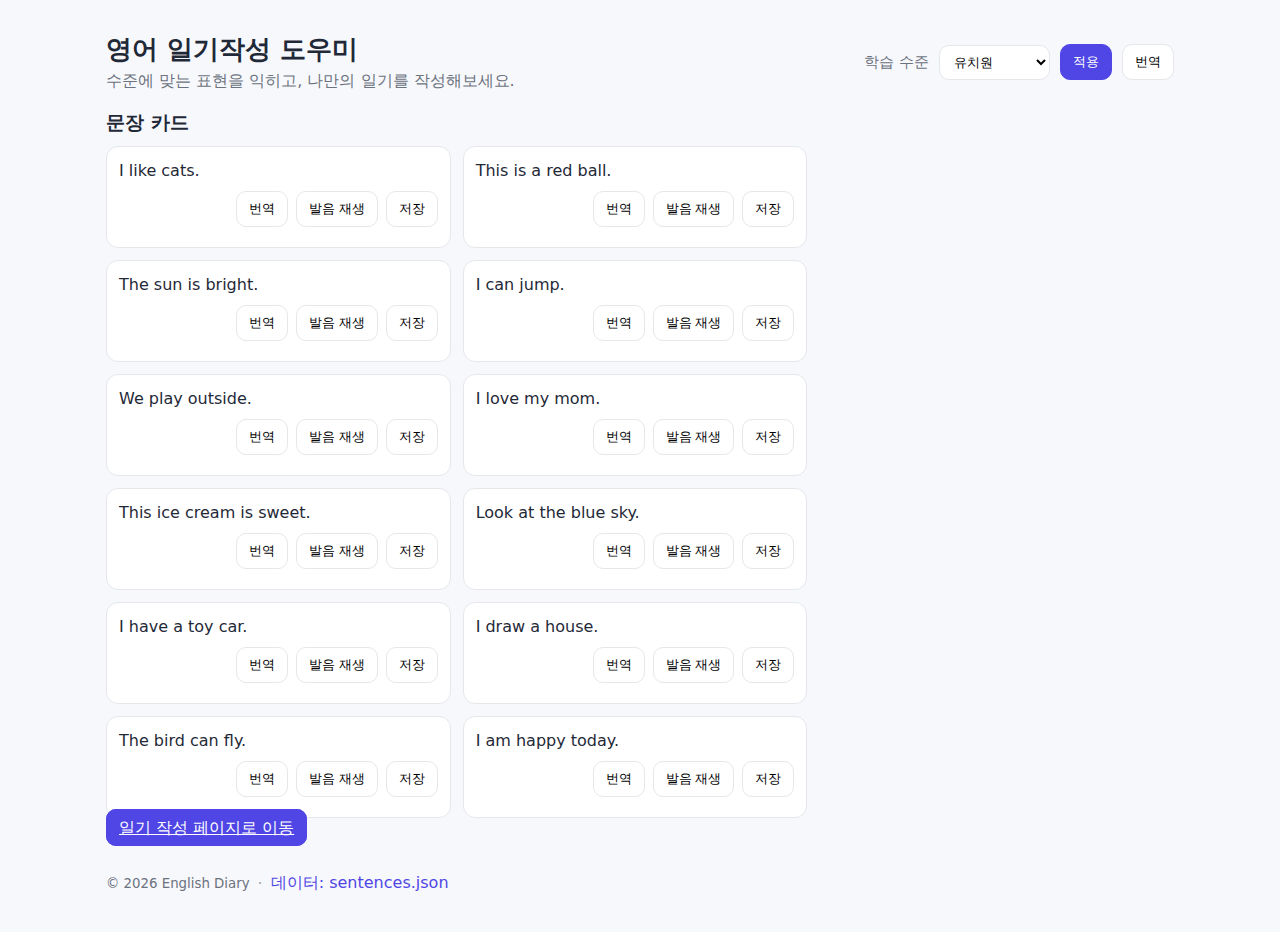
<file: index.html>
<!doctype html>
<html lang="ko">
  <head>
    <meta charset="utf-8">
    <meta name="viewport" content="width=device-width, initial-scale=1">
    <title>영어 일기 학습</title>
    <link rel="stylesheet" href="styles.css">
  </head>
  <body>
    <div class="container">
      <header class="header" role="banner">
        <div class="brand">
          <h1 class="brand__title">영어 일기작성 도우미</h1>
          <p class="brand__subtitle">수준에 맞는 표현을 익히고, 나만의 일기를 작성해보세요.</p>
        </div>
        <div class="controls">
          <label for="level-select" class="label">학습 수준</label>
          <select id="level-select" class="select" aria-label="학습 수준 선택">
            <option value="kindergarten">유치원</option>
            <option value="elementary_low">초등 저학년</option>
            <option value="elementary_high">초등 고학년</option>
            <option value="middle">중학생</option>
            <option value="high">고등학생</option>
            <option value="university">대학생</option>
          </select>
          <button id="btn-apply-level" class="btn btn--primary" aria-label="수준 적용">적용</button>
          <button id="toggle-all-trans" class="btn" aria-pressed="false" aria-label="번역">번역</button>
        </div>
      </header>

      <main class="main" role="main">
        <section class="cards" aria-labelledby="cards-title" style="grid-area: cards;">
          <h2 id="cards-title" class="section-title">문장 카드</h2>
          <div id="cards-grid" class="cards__grid" aria-live="polite"></div>
          <div class="nav-next">
            <a href="diary.html" class="btn btn--primary" aria-label="일기 작성 페이지로 이동">일기 작성 페이지로 이동</a>
          </div>
        </section>
      </main>

      <footer class="footer" role="contentinfo">
        <small>© <span id="year"></span> English Diary</small>
        <span class="sep">·</span>
        <a href="#" id="download-json" class="link" aria-label="데이터 소스">데이터: sentences.json</a>
      </footer>
    </div>

    <script src="app.js"></script>
  </body>
</html>
</file>
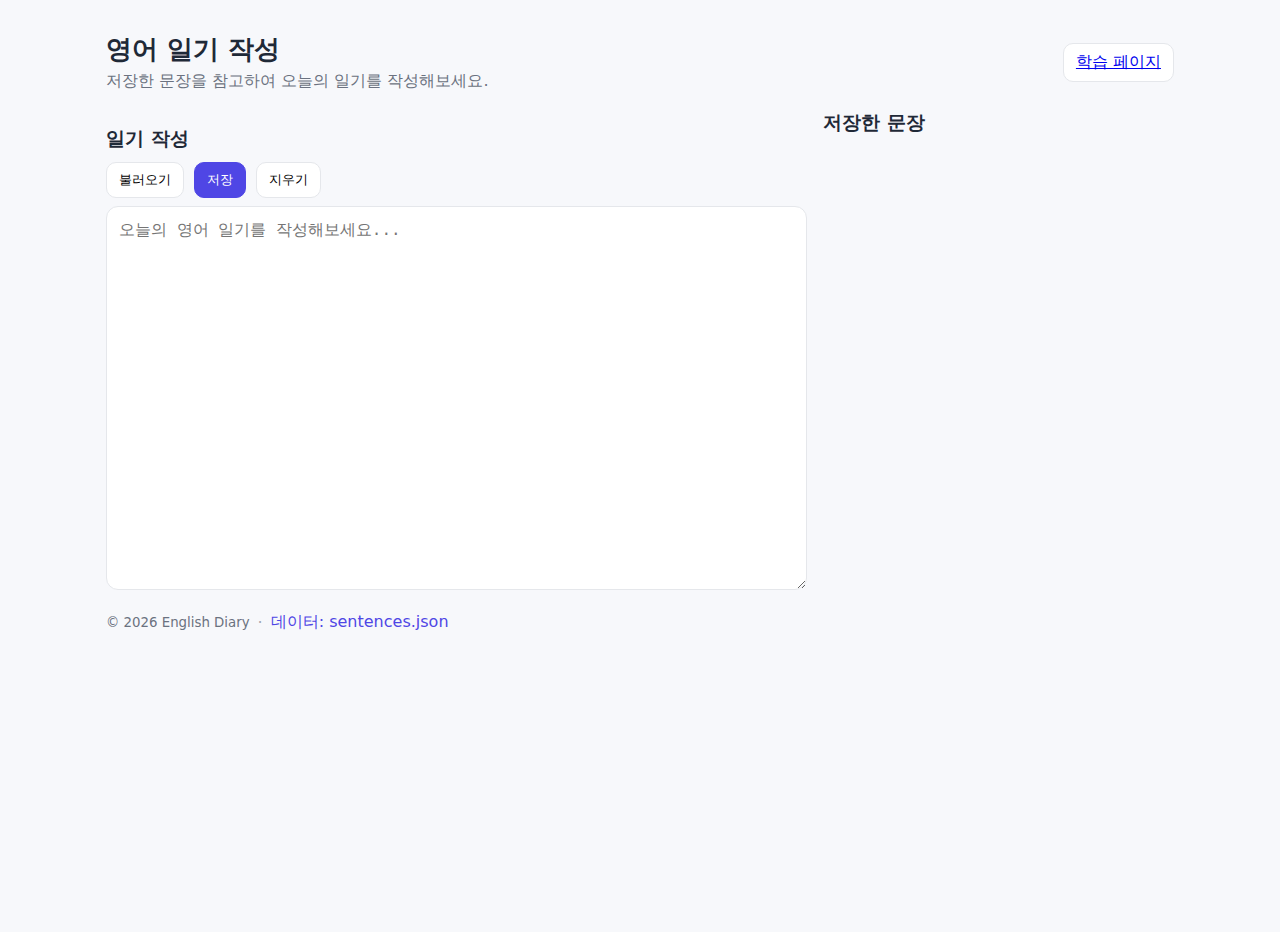
<file: diary.html>
<!doctype html>
<html lang="ko">
  <head>
    <meta charset="utf-8">
    <meta name="viewport" content="width=device-width, initial-scale=1">
    <title>영어 일기 작성 · 저장한 문장</title>
    <link rel="stylesheet" href="styles.css">
  </head>
  <body>
    <div class="container">
      <header class="header" role="banner">
        <div class="brand">
          <h1 class="brand__title">영어 일기 작성</h1>
          <p class="brand__subtitle">저장한 문장을 참고하여 오늘의 일기를 작성해보세요.</p>
        </div>
        <div class="controls">
          <a class="btn" href="index.html" aria-label="학습 페이지로 이동">학습 페이지</a>
        </div>
      </header>

      <main class="main" role="main">
        <section class="cards" aria-labelledby="cards-title" style="display:none">
          <h2 id="cards-title" class="section-title">문장 카드</h2>
          <div id="cards-grid" class="cards__grid" aria-live="polite"></div>
        </section>

        <aside class="sidebar" aria-labelledby="sidebar-title">
          <h2 id="sidebar-title" class="section-title">저장한 문장</h2>
          <ul id="sidebar-list" class="sidebar__list" aria-live="polite"></ul>
        </aside>

        <section class="editor" aria-labelledby="editor-title">
          <h2 id="editor-title" class="section-title">일기 작성</h2>
          <div class="editor__toolbar">
            <button id="btn-load" class="btn" aria-label="불러오기">불러오기</button>
            <button id="btn-save" class="btn btn--primary" aria-label="저장">저장</button>
            <button id="btn-clear" class="btn" aria-label="지우기">지우기</button>
          </div>
          <textarea id="diary" class="editor__area" rows="14" placeholder="오늘의 영어 일기를 작성해보세요..." aria-label="일기 에디터"></textarea>
        </section>
      </main>

      <footer class="footer" role="contentinfo">
        <small>© <span id="year"></span> English Diary</small>
        <span class="sep">·</span>
        <a href="#" id="download-json" class="link" aria-label="데이터 소스">데이터: sentences.json</a>
      </footer>
    </div>

    <script src="app.js"></script>
  </body>
</html>
</file>
<file: styles.css>
/* ========== Base & Layout ========== */
* { box-sizing: border-box; }
:root {
  --bg: #f7f8fb;
  --card: #ffffff;
  --text: #1f2937;
  --muted: #6b7280;
  --primary: #4f46e5;
  --primary-600: #4338ca;
  --border: #e5e7eb;
}
html, body { height: 100%; }
body {
  margin: 0;
  font-family: system-ui, -apple-system, Segoe UI, Roboto, Helvetica, Arial, "Apple SD Gothic Neo", "Noto Sans KR", sans-serif;
  color: var(--text);
  background: var(--bg);
}

.container {
  max-width: 1100px;
  margin: 32px auto;
  padding: 0 16px;
}

/* Header */
.header {
  display: flex;
  flex-wrap: wrap;
  align-items: center;
  justify-content: space-between;
  gap: 16px;
  margin-bottom: 18px;
}
.brand__title { margin: 0 0 4px; font-size: 1.6rem; }
.brand__subtitle { margin: 0; color: var(--muted); }

.controls { display: flex; gap: 10px; align-items: center; }
.label { color: var(--muted); font-size: .95rem; }
.select {
  padding: 8px 10px;
  border-radius: 10px;
  border: 1px solid var(--border);
  background: #fff;
}

.btn {
  appearance: none;
  padding: 8px 12px;
  border-radius: 10px;
  border: 1px solid var(--border);
  background: #fff;
  cursor: pointer;
}
.btn:hover { background: #f3f4f6; }
.btn:focus { outline: 3px solid #c7d2fe; outline-offset: 2px; }
.btn--primary { background: var(--primary); color: #fff; border-color: var(--primary); }
.btn--primary:hover { background: var(--primary-600); border-color: var(--primary-600); }
.link { color: var(--primary); text-decoration: none; }
.link:hover { text-decoration: underline; }

/* Main */
.main {
  display: grid;
  grid-template-columns: 2fr 1fr;
  grid-template-areas:
    "cards sidebar"
    "editor sidebar";
  gap: 16px;
}

.section-title { font-size: 1.2rem; margin: 0 0 10px; }

/* Cards */
.cards { grid-area: cards; }
.cards__grid {
  display: grid;
  grid-template-columns: repeat(2, minmax(0, 1fr));
  gap: 12px;
}
.card {
  background: var(--card);
  border: 1px solid var(--border);
  border-radius: 12px;
  padding: 12px;
  display: grid;
  grid-template-rows: auto 1fr auto;
  gap: 8px;
}
.card__text { margin: 0; line-height: 1.5; }
.card__trans { margin: 0; color: var(--muted); display: none; }
.card.show-ko .card__trans { display: block; }
.card__actions { display: flex; gap: 8px; justify-content: flex-end; }

/* Sidebar */
.sidebar { grid-area: sidebar; }
.sidebar__list {
  list-style: none;
  margin: 0; padding: 0;
  display: flex; flex-direction: column; gap: 8px;
}
.sidebar__item {
  background: var(--card);
  border: 1px solid var(--border);
  border-radius: 10px;
  padding: 10px 12px;
  cursor: pointer;
}
.sidebar__item:hover { background: #f9fafb; }
.sidebar__item .ko { display: block; color: var(--muted); font-size: .95rem; }

/* Editor */
.editor { grid-area: editor; }
.editor__toolbar { display: flex; gap: 10px; align-items: center; margin-bottom: 8px; }
.editor__area {
  width: 100%;
  min-height: 220px;
  resize: vertical;
  padding: 12px;
  border-radius: 12px;
  border: 1px solid var(--border);
  background: #fff;
  font-size: 1rem;
  line-height: 1.6;
}
.hint { color: var(--muted); font-size: .92rem; margin-left: auto; }

/* Footer */
.footer { margin-top: 18px; color: var(--muted); display: flex; gap: 8px; align-items: center; }
.sep { opacity: .6; }

/* Responsive */
@media (max-width: 920px) {
  .main {
    grid-template-columns: 1fr;
    grid-template-areas:
      "cards"
      "sidebar"
      "editor";
  }
  .cards__grid { grid-template-columns: 1fr; }
  .hint { display: none; }
}
</file>
